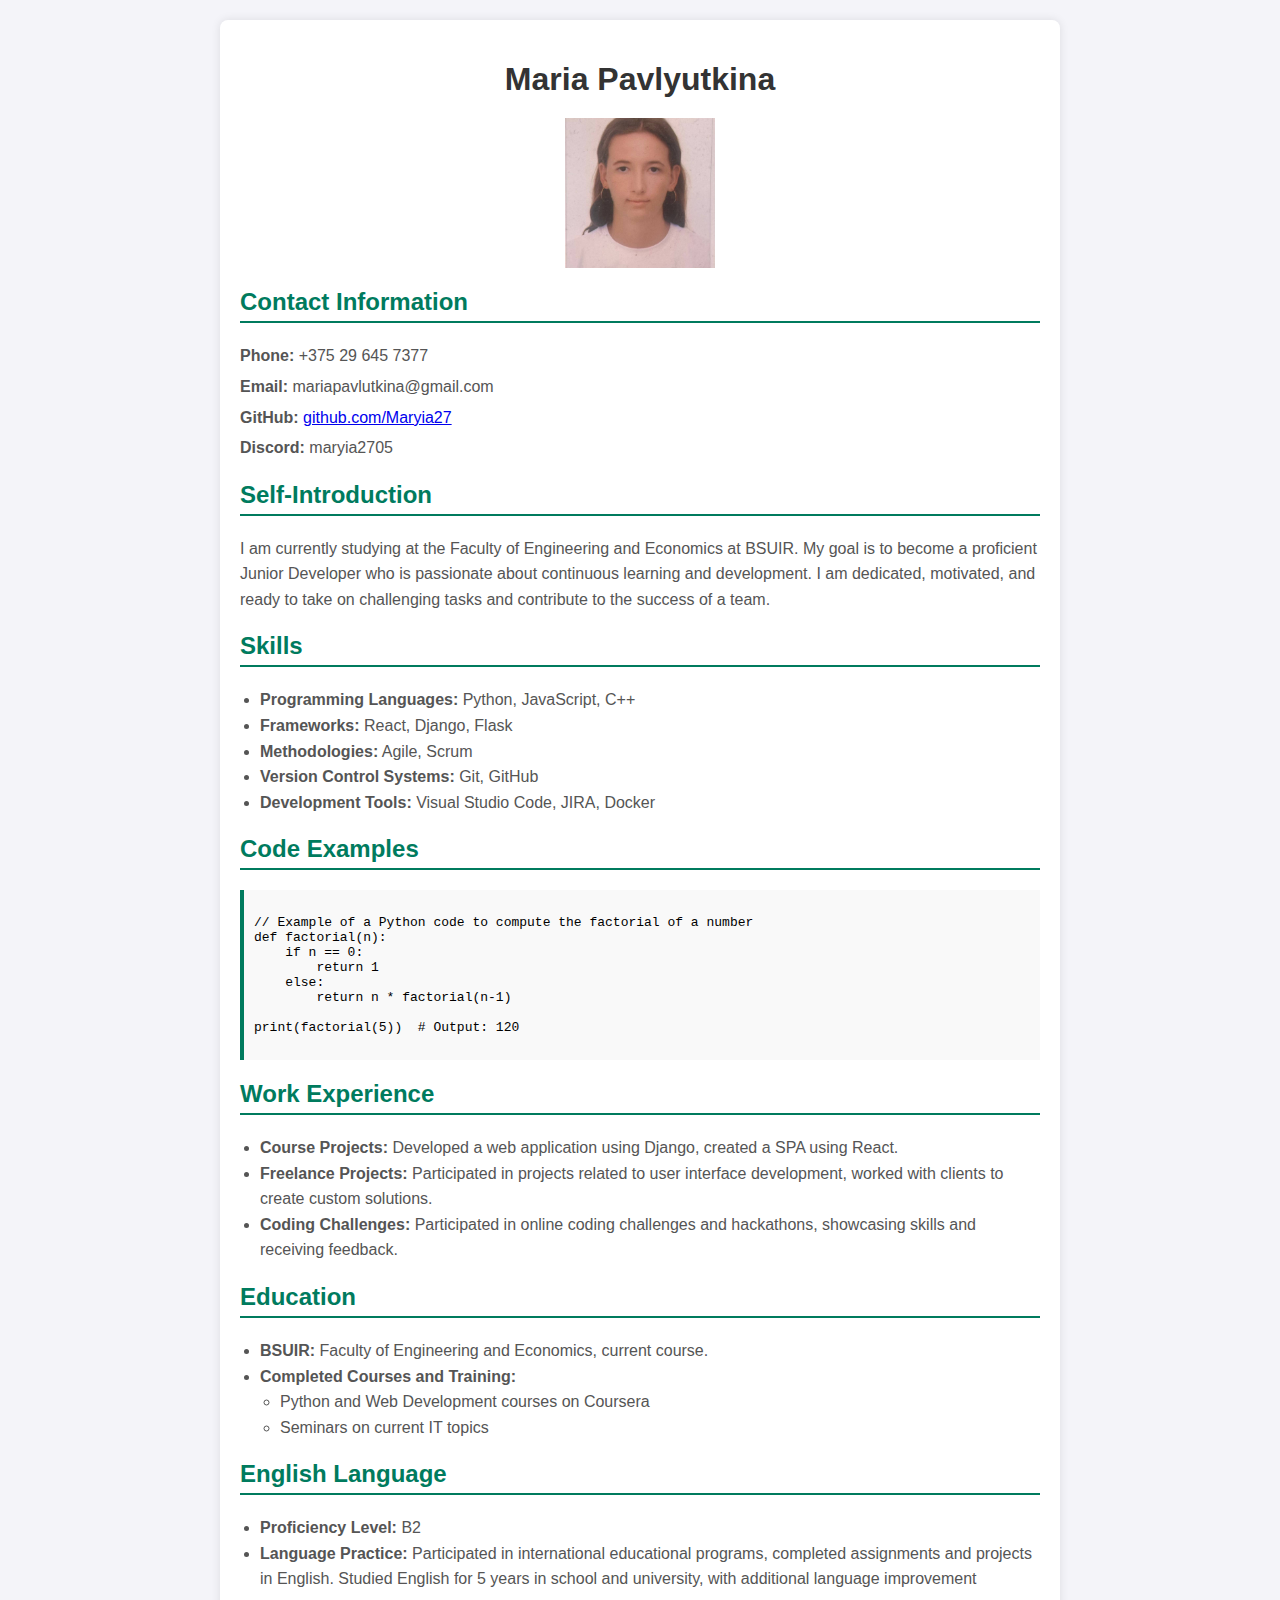
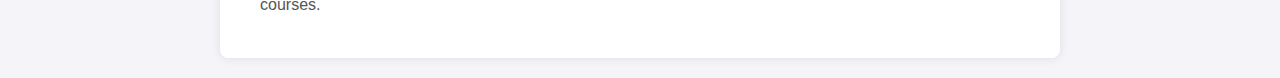
<file: CV.html>
<!DOCTYPE html>
<html lang="en">
<head>
    <meta charset="UTF-8">
    <meta name="viewport" content="width=device-width, initial-scale=1.0">
    <title>Maria Pavlyutkina - CV</title>
    <style>
        body {
            font-family: 'Arial', sans-serif;
            background-color: #f4f4f9;
            margin: 0;
            padding: 20px;
        }

        .container {
            max-width: 800px;
            background: #ffffff;
            margin: 0 auto;
            padding: 20px;
            border-radius: 8px;
            box-shadow: 0 0 10px rgba(0, 0, 0, 0.1);
        }

        h1 {
            text-align: center;
            color: #333333;
            margin-bottom: 20px;
        }

        h2 {
            color: #007b5e;
            border-bottom: 2px solid #007b5e;
            padding-bottom: 5px;
        }

        p, ul {
            color: #555555;
            line-height: 1.6;
        }

        .contact-info, .section {
            margin-bottom: 20px;
        }

        .contact-info p {
            margin: 5px 0;
        }

        ul {
            list-style-type: disc;
            padding-left: 20px;
        }

        ul ul {
            list-style-type: circle;
        }

        .code-example {
            background-color: #f9f9f9;
            border-left: 4px solid #007b5e;
            padding: 10px;
            margin: 10px 0;
            overflow-x: auto;
        }

        .code-example pre {
            margin: 0;
        }

        .photo {
            display: block;
            margin: 0 auto 20px;
            width: 150px;
            height: 150px;
            object-fit: cover;
        } </style>
</head>
<body>
<div class="container">
    <h1>Maria Pavlyutkina</h1>
    <img src="Me.jpg" alt="Maria Pavlyutkina" class="photo">
    <div class="contact-info">
        <h2>Contact Information</h2>
        <p><strong>Phone:</strong> +375 29 645 7377</p>
        <p><strong>Email:</strong> mariapavlutkina@gmail.com</p>
        <p><strong>GitHub:</strong> <a href="https://github.com/Maryia27">github.com/Maryia27</a></p>
        <p><strong>Discord:</strong> maryia2705 </p>
    </div>
    <div class="section">
        <h2>Self-Introduction</h2>
        <p>I am currently studying at the Faculty of Engineering and Economics at BSUIR. My goal is to become a
            proficient Junior Developer who is passionate about continuous learning and development. I am dedicated,
            motivated, and ready to take on challenging tasks and contribute to the success of a team.</p>
    </div>
    <div class="section">
        <h2>Skills</h2>
        <ul>
            <li><strong>Programming Languages:</strong> Python, JavaScript, C++</li>
            <li><strong>Frameworks:</strong> React, Django, Flask</li>
            <li><strong>Methodologies:</strong> Agile, Scrum</li>
            <li><strong>Version Control Systems:</strong> Git, GitHub</li>
            <li><strong>Development Tools:</strong> Visual Studio Code, JIRA, Docker</li>
        </ul>
    </div>
    <div class="section">
        <h2>Code Examples</h2>
        <div class="code-example">
                <pre><code>
// Example of a Python code to compute the factorial of a number
def factorial(n):
    if n == 0:
        return 1
    else:
        return n * factorial(n-1)

print(factorial(5))  # Output: 120
                </code></pre>
        </div>
    </div>
    <div class="section">
        <h2>Work Experience</h2>
        <ul>
            <li><strong>Course Projects:</strong> Developed a web application using Django, created a SPA using React.
            </li>
            <li><strong>Freelance Projects:</strong> Participated in projects related to user interface development,
                worked with clients to create custom solutions.
            </li>
            <li><strong>Coding Challenges:</strong> Participated in online coding challenges and hackathons, showcasing
                skills and receiving feedback.
            </li>
        </ul>
    </div>
    <div class="section">
        <h2>Education</h2>
        <ul>
            <li><strong>BSUIR:</strong> Faculty of Engineering and Economics, current course.</li>
            <li><strong>Completed Courses and Training:</strong>
                <ul>
                    <li>Python and Web Development courses on Coursera</li>
                    <li>Seminars on current IT topics</li>
                </ul>
            </li>
        </ul>
    </div>
    <div class="section">
        <h2>English Language</h2>
        <ul>
            <li><strong>Proficiency Level:</strong> B2</li>
            <li><strong>Language Practice:</strong> Participated in international educational programs, completed
                assignments and projects in English. Studied English for 5 years in school and university, with
                additional language improvement courses.
            </li>
        </ul>
    </div>
</div>
</body>
</html>
</file>
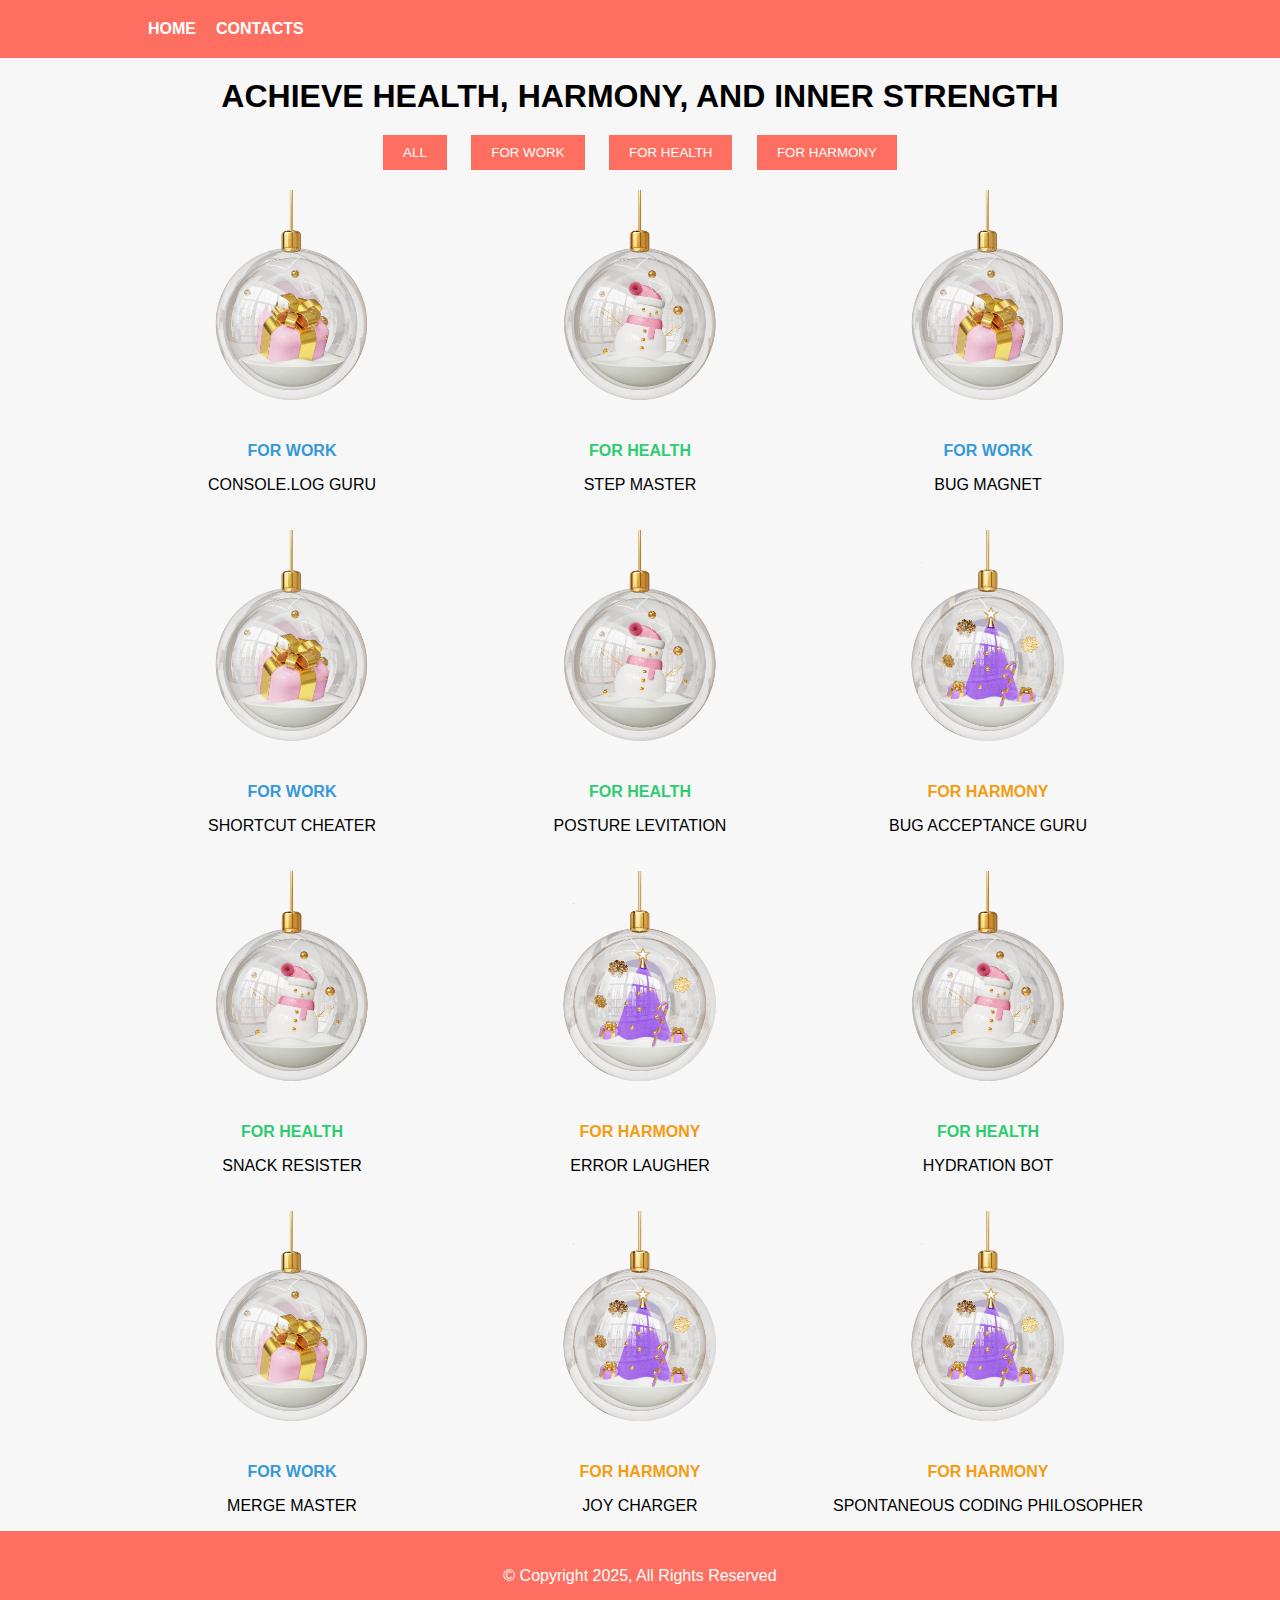
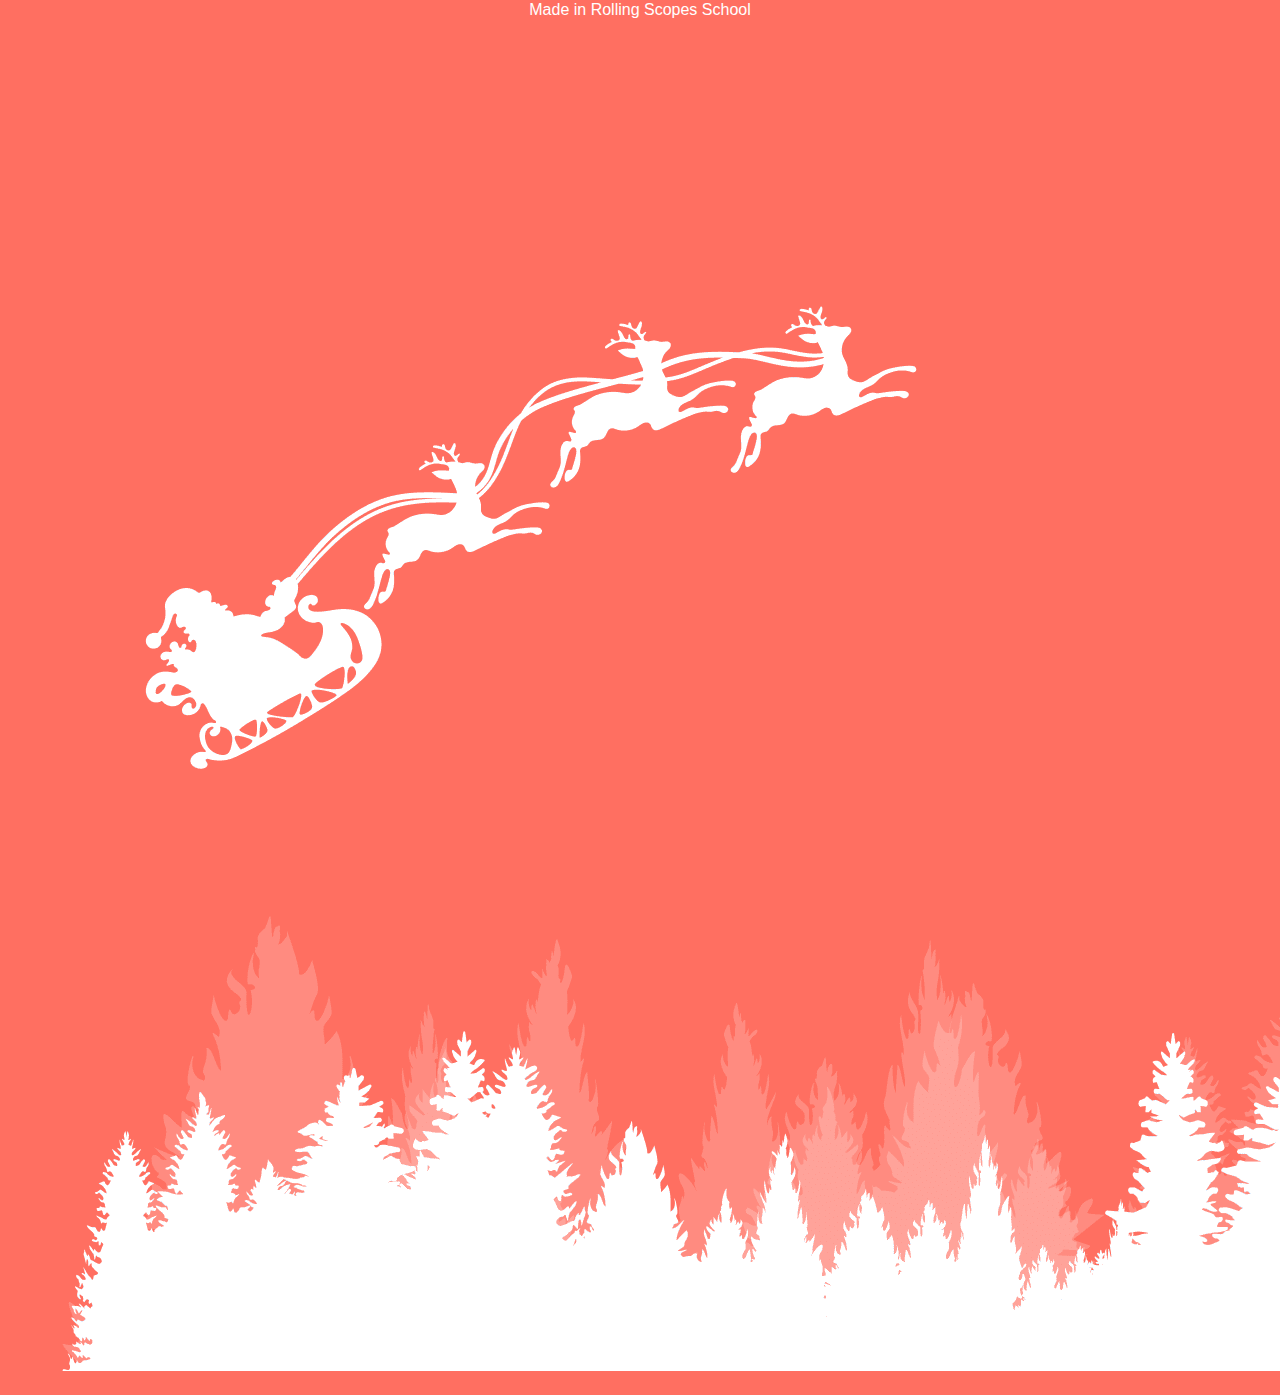
<file: page2.html>
<!DOCTYPE html>
<html lang="en">
<head>
    <meta charset="UTF-8">
    <meta name="viewport" content="width=device-width, initial-scale=1.0">
    <title>Gift Shop</title>
    <link rel="stylesheet" href="styles2.css">
</head>
<body>

<header>
    <div class="header-content">
        <nav>
            <ul>
                <li><a href="index.html">HOME</a></li>
                <li><a href="#">CONTACTS</a></li>
            </ul>
        </nav>
    </div>
</header>
<main>
    <h1>ACHIEVE HEALTH, HARMONY, AND INNER STRENGTH</h1>
    <div class="filter-buttons">
        <button>ALL</button>
        <button>FOR WORK</button>
        <button>FOR HEALTH</button>
        <button>FOR HARMONY</button>
    </div>
    <div class="image-container">
        <div class="gift-item">
            <img src="images/gift-for-work.png" alt="Console.log Guru">
            <p class="category work">FOR WORK</p>
            <p class="name">CONSOLE.LOG GURU</p>
        </div>
        <div class="gift-item">
            <img src="images/gift-for-health.png" alt="Step Master">
            <p class="category health">FOR HEALTH</p>
            <p class="name">STEP MASTER</p>
        </div>
        <div class="gift-item">
            <img src="images/gift-for-work.png" alt="Bug Magnet">
            <p class="category work">FOR WORK</p>
            <p class="name">BUG MAGNET</p>
        </div>
        <div class="gift-item">
            <img src="images/gift-for-work.png" alt="Shortcut Cheater">
            <p class="category work">FOR WORK</p>
            <p class="name">SHORTCUT CHEATER</p>
        </div>
        <div class="gift-item">
            <img src="images/gift-for-health.png" alt="Posture Levitation">
            <p class="category health">FOR HEALTH</p>
            <p class="name">POSTURE LEVITATION</p>
        </div>
        <div class="gift-item">
            <img src="images/gift-for-harmony.png" alt="Bug Acceptance Guru">
            <p class="category harmony">FOR HARMONY</p>
            <p class="name">BUG ACCEPTANCE GURU</p>
        </div>
        <div class="gift-item">
            <img src="images/gift-for-health.png" alt="Snack Resister">
            <p class="category health">FOR HEALTH</p>
            <p class="name">SNACK RESISTER</p>
        </div>
        <div class="gift-item">
            <img src="images/gift-for-harmony.png" alt="Error Laugher">
            <p class="category harmony">FOR HARMONY</p>
            <p class="name">ERROR LAUGHER</p>
        </div>
        <div class="gift-item">
            <img src="images/gift-for-health.png" alt="Hydration Bot">
            <p class="category health">FOR HEALTH</p>
            <p class="name">HYDRATION BOT</p>
        </div>
        <div class="gift-item">
            <img src="images/gift-for-work.png" alt="Merge Master">
            <p class="category work">FOR WORK</p>
            <p class="name">MERGE MASTER</p>
        </div>
        <div class="gift-item">
            <img src="images/gift-for-harmony.png" alt="Joy Charger">
            <p class="category harmony">FOR HARMONY</p>
            <p class="name">JOY CHARGER</p>
        </div>
        <div class="gift-item">
            <img src="images/gift-for-harmony.png" alt="Spontaneous Coding Philosopher">
            <p class="category harmony">FOR HARMONY</p>
            <p class="name">SPONTANEOUS CODING PHILOSOPHER</p>
        </div>
    </div>
</main>
<footer>
    <p>&copy; Copyright 2025, All Rights Reserved</p>
    <p>Made in Rolling Scopes School</p>
    <img src="images/bg-forest.png" alt="forest" class="photo">
</footer>
</body>
</html>
</file>
<file: styles2.css>
body {
    font-family: Arial, sans-serif;
    margin: 0;
    padding: 0;
    background: #f7f7f7;
}

header {
    background: #ff6f61;
    color: white;
    padding: 20px 0;
}

.header-content {
    width: 80%;
    margin: 0 auto;
    display: flex;
    justify-content: space-between;
    align-items: center;
}

h1 {
    text-align: center;
    margin: 20px 0;
}

nav ul {
    list-style: none;
    padding: 0;
    margin: 0;
    display: flex;
}

nav ul li {
    margin-left: 20px;
}

nav ul li a {
    color: white;
    text-decoration: none;
    font-weight: bold;
}

.filter-buttons {
    text-align: center;
    margin: 20px 0;
}

.filter-buttons button {
    margin: 0 10px;
    padding: 10px 20px;
    background: #ff6f61;
    color: white;
    border: none;
    cursor: pointer;
}

.image-container {
    display: grid;
    grid-template-columns: repeat(4, 1fr);
    gap: 20px;
    width: 80%;
    margin: 0 auto;
}

.gift-item {
    text-align: center;
}

.gift-item img {
    width: 100%;
    border-radius: 50%;
}

.category {
    font-weight: bold;
    margin: 5px 0;
}

.work {
    color: #3498db;
}

.health {
    color: #2ecc71;
}

.harmony {
    color: #f39c12;
}

footer {
    text-align: center;
    padding: 20px;
    background: #ff6f61;
    color: white;
}

/* Медиа-запросы для адаптивного дизайна */

/* Большие экраны */
@media (max-width: 1440px) {
    .image-container {
        grid-template-columns: repeat(3, 1fr);
    }
}

/* Средние экраны (планшеты) */
@media (max-width: 768px) {
    .header-content {
        flex-direction: column;
        text-align: center;
    }

    nav ul {
        flex-direction: column;
        gap: 10px;
    }

    .image-container {
        grid-template-columns: repeat(2, 1fr);
    }
}

/* Маленькие экраны (мобильные устройства) */
@media (max-width: 380px) {
    .image-container {
        grid-template-columns: 1fr;
    }

    .filter-buttons button {
        margin: 5px;
        padding: 10px;
        width: 100%;
    }
}
</file>
